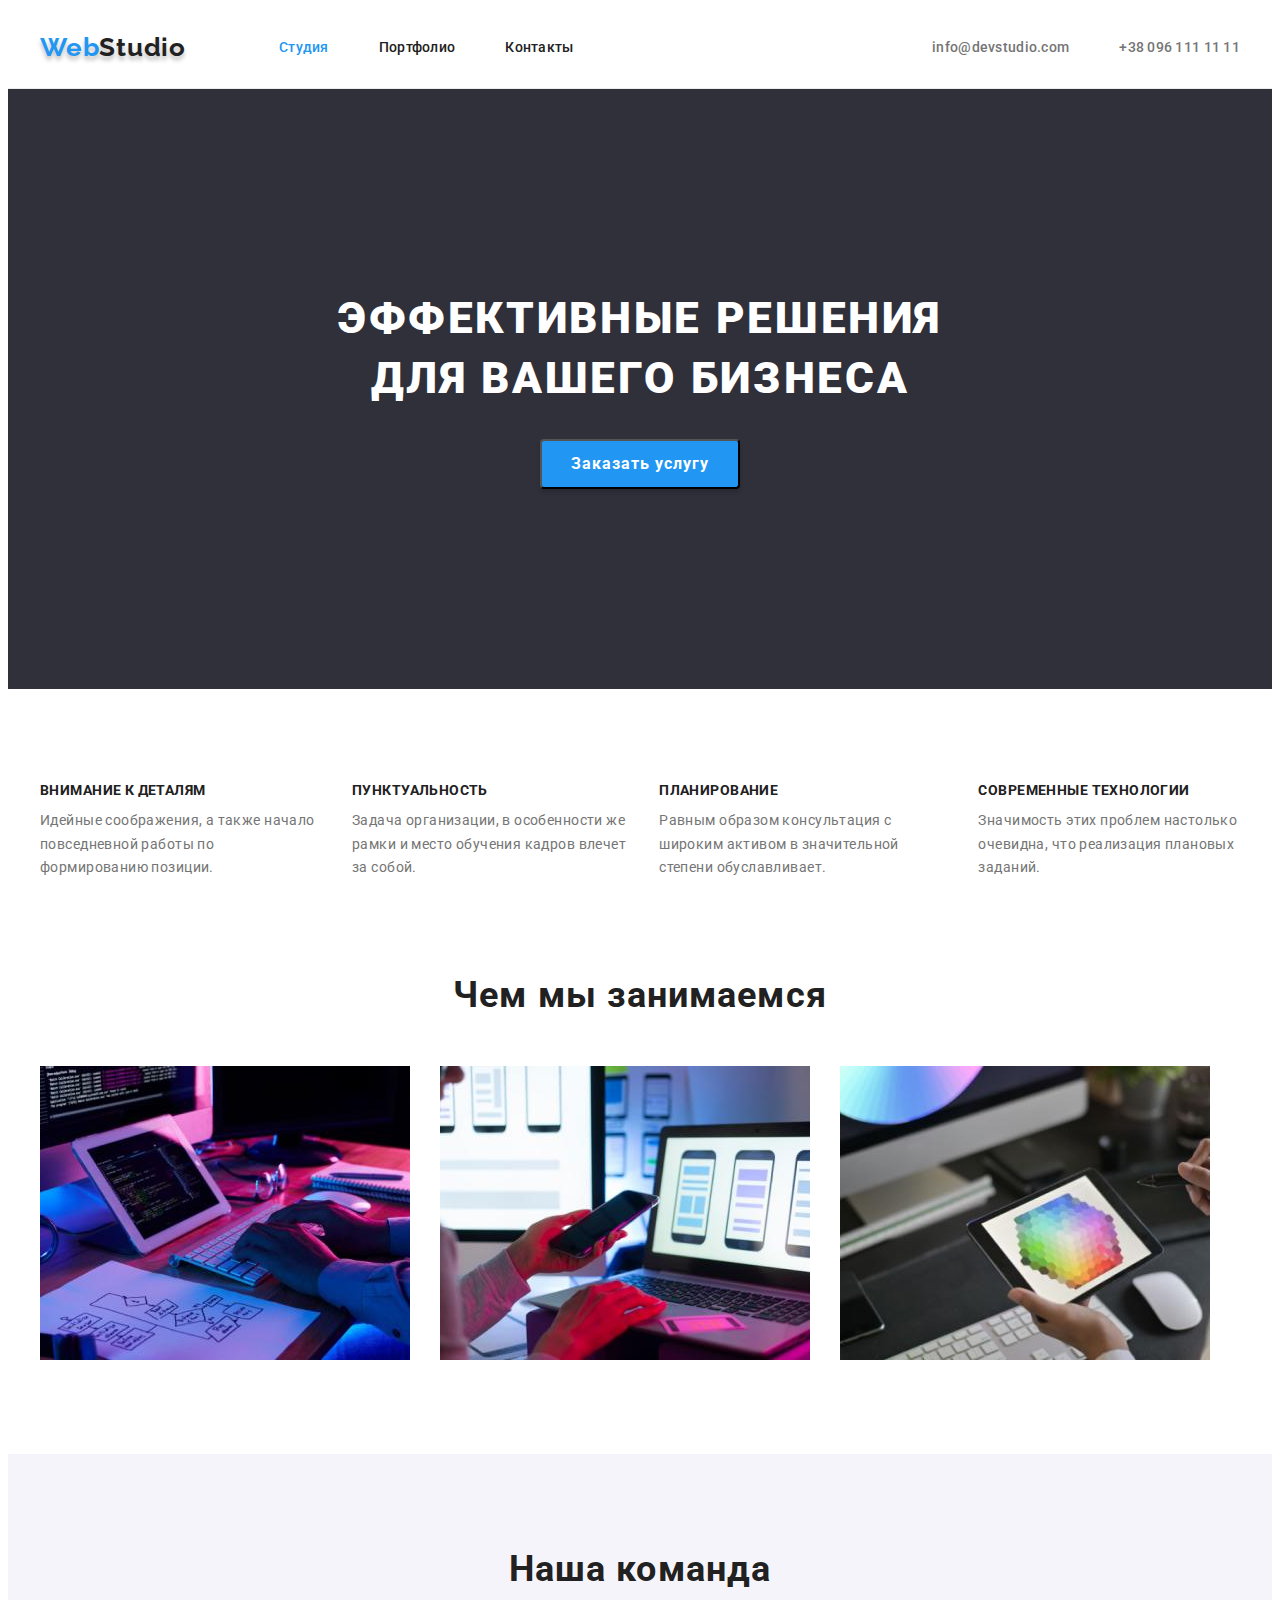
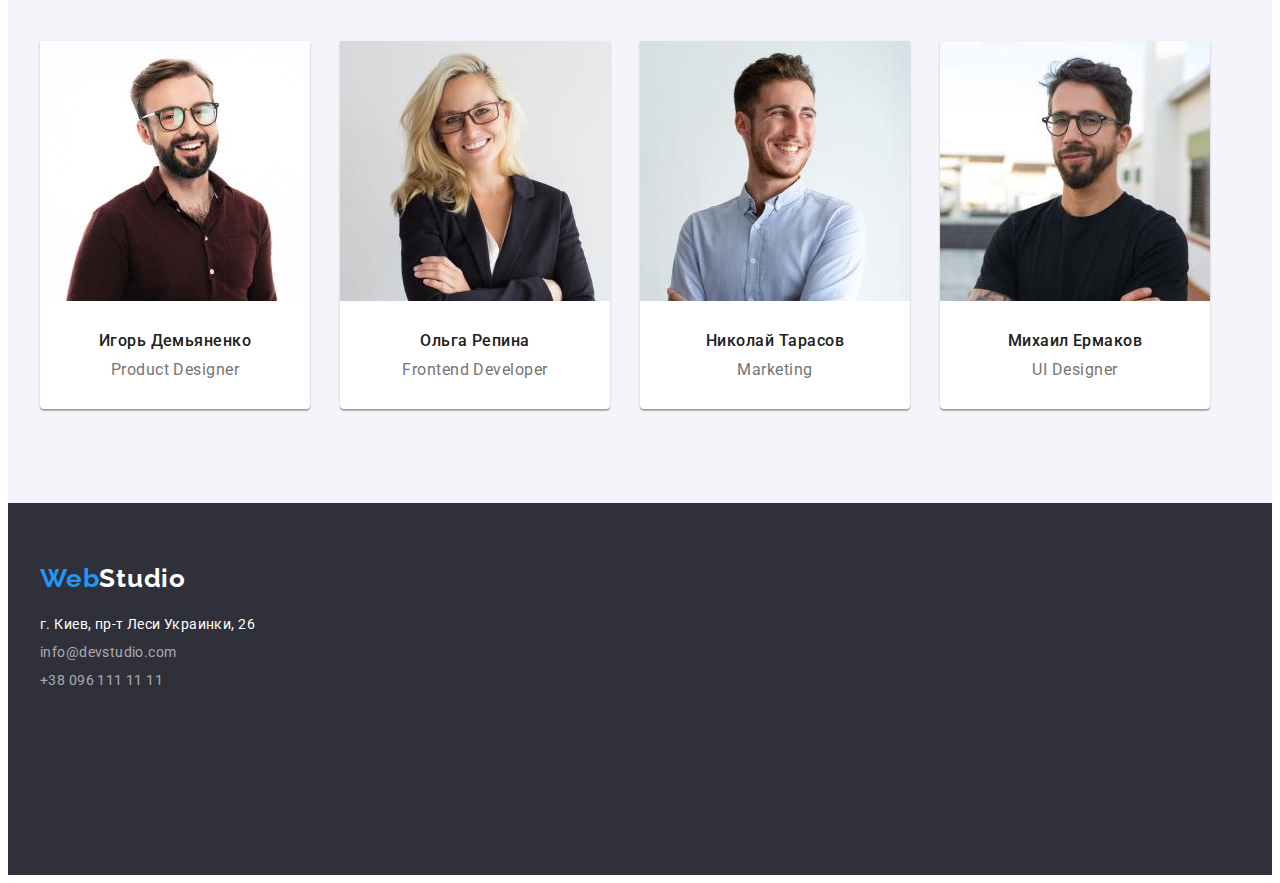
<file: index.html>
<!DOCTYPE html>
<html lang="ru">
<head>
    <meta charset="UTF-8">
    <meta http-equiv="X-UA-Compatible" content="IE=edge">
    <meta name="viewport" content="width=device-width, initial-scale=1.0">
    <title>Document</title>
    <link rel="stylesheet" href="https://cdnjs.cloudflare.com/ajax/libs/modern-normalize/1.1.0/modern-normalize.min.css"
        integrity="sha512-wpPYUAdjBVSE4KJnH1VR1HeZfpl1ub8YT/NKx4PuQ5NmX2tKuGu6U/JRp5y+Y8XG2tV+wKQpNHVUX03MfMFn9Q=="
        crossorigin="anonymous" referrerpolicy="no-referrer" /> 
        <link rel="preconnect" href="https://fonts.googleapis.com">
        <link rel="preconnect" href="https://fonts.gstatic.com" crossorigin>
        <link rel="preconnect" href="https://fonts.googleapis.com">
        <link rel="preconnect" href="https://fonts.gstatic.com" crossorigin>
        <link href="https://fonts.googleapis.com/css2?family=Raleway:wght@700&family=Roboto:wght@400;500;700;900&display=swap"
            rel="stylesheet">
    <link rel="stylesheet" href="./css/styles.css">
</head>
<body>
    <!-- Шапка сайта -->
    <header class="header">
        <div class="container header-container">
        <nav class="header-navigation">
            <a class="header-logo link" href=""><span class="header-logo-web" >Web</span>Studio</a>
    <ul class="header-list list">
        <li class="header-item">
            <a class="header-link link current" href="">Студия</a>
        </li>
        <li class="header-item">
            <a class="header-link link" href="./portfolio.html">Портфолио</a>  
        </li>
        <li class="header-item">
            <a class="header-link link" href="">Контакты</a>
        </li>
    </ul>
        </nav>
    <ul class="list header-contacts">
        <li class="header-item">
            <a class="link header-mail" href="mailto:info@devstudio.com">info@devstudio.com</a>
        </li>
            <li class="header-item">
            <a class="link header-tel" href="tel:+380961111111">+38 096 111 11 11</a> 
        </li>
        </ul>
    </div>
    </header>
    <!-- Герой -->
    <main>
        <section class="hero hero-container">
            <h1 class="hero-title hero">Эффективные решения для вашего бизнеса</h1>
            <button class="hero-btn pointer" type="button">Заказать услугу</button>
        </section>
        <!-- Достоинства -->
        <section class="hidden">
            <div class="container">
            <h2 hidden class="visually-hidden">нашы достоинства</h2>
            <ul class="list hidden-list">
                <li class="hidden-item">
                <h3 class="hidden-title">
                    Внимание к деталям
                </h3>
                <p class="hidden-paragraph">
                    Идейные соображения, а также начало повседневной работы по формированию позиции.
                </p>
            </li>
            <li class="hidden-item">
                <h3 class="hidden-title">
                    Пунктуальность
                </h3>
                <p class="hidden-paragraph">
                    Задача организации, в особенности же рамки и место обучения кадров влечет за собой.
                </p>
            </li>
            <li class="hidden-item">
                <h3 class="hidden-title">
                    Планирование
                </h3>
                <p class="hidden-paragraph">
                    Равным образом консультация с широким активом в значительной степени обуславливает.
                </p>
            </li>
            <li class="hidden-item">
                <h3 class="hidden-title">
                    Современные технологии
                </h3>
                <p class="hidden-paragraph">
                    Значимость этих проблем настолько очевидна, что реализация плановых заданий.
                </p>
            </li>
            </ul>
            </div>
        </section>
        <!-- Чем мы занимаемся -->
        <section class="gallery">
            <div class="container">
            <h2 class="gallery-title">
                Чем мы занимаемся
            </h2>
                <ul class="list gallery-list">
                    <li class="gallery-item">
                        <img
                            src="./imagies/img.work1.jpg" 
                            alt="написание кода" 
                            width="370" 
                            height="294"
                        />
                    </li>
                    <li class="gallery-item">
                        <img
                            src="./imagies/img.work2.jpg" 
                            alt="программа для телефона" 
                            width="370" 
                            height="294"
                        />
                    </li>
                    <li class="gallery-item">
                        <img
                            src="./imagies/img.work3.jpg" 
                            alt="программа для планшета" 
                            width="370" 
                            height="294"
                        />
                    </li>
                </ul>
                </div>
        </section>
        <!-- Команда -->
        <section class="masters">
                <div class="container">
            <h2 class="masters-title">Наша команда</h2>
<ul class="masters-list list">
    <li class="masters-item">
        <img src="./imagies/img.command1.jpg" alt="специалист Игорь" width="270" height="260"/>
        <div class="div-masters">
        <h3 class="masters-lead">Игорь Демьяненко</h3>
        <p class="masters-paragraph" lang="en">Product Designer</p>
    </div>
    </li>
    <li class="masters-item">
        <img src="./imagies/img.command2.jpg" alt="специалист Ольга" width="270" height="260"/>
        <div class="div-masters">
        <h3 class="masters-lead">Ольга Репина</h3>
        <p class="masters-paragraph" lang="en">Frontend Developer</p>
    </div>
    </li>
    <li class="masters-item">
        <img src="./imagies/img.command3.jpg" alt="специалист Николай" width="270" height="260"/>
        <div class="div-masters">
        <h3 class="masters-lead">Николай Тарасов</h3>
        <p class="masters-paragraph" lang="en">Marketing</p>
    </div>
    </li>
    <li class="masters-item">
        <img src="./imagies/img.command4.jpg" alt="специалист Михаил" width="270" height="260"/>
        <div class="div-masters">
        <h3 class="masters-lead">Михаил Ермаков</h3>
        <p class="masters-paragraph" lang="en">UI Designer</p>
    </div>
    </li>
</ul>
</div>
        </section>
    </main>
    <!-- Подвал сайта -->
    <footer class="footer">
        <div class="container">
            <a class="link footer-logo" href=""><span class="footer-logo-web" >Web</span>Studio
            </a>
            <address class="footer-address">
                <ul class="footer-list">
            <li class="footer-item list">
            <a class="link footer-link list" href="https://goo.gl/maps/PaXYqwewpBXSawwA7"
                target="_blank"
                rel="noopener noreferrer"
                >
                г. Киев, пр-т Леси Украинки, 26
            </a>  
        </li>
        <li class="footer-item list">
            <a class="link footer-mail" href="mailto:info@devstudio.com">info@devstudio.com
                
            </a>
        </li>
        <li class="footer-item list">
            <a class="link footer-tel list" href="tel:+380961111111">+38 096 111 11 11
            </a> 
        </li>
        </ul>
    </address>
    </div>
    </footer>
</body>
</html>
</file>
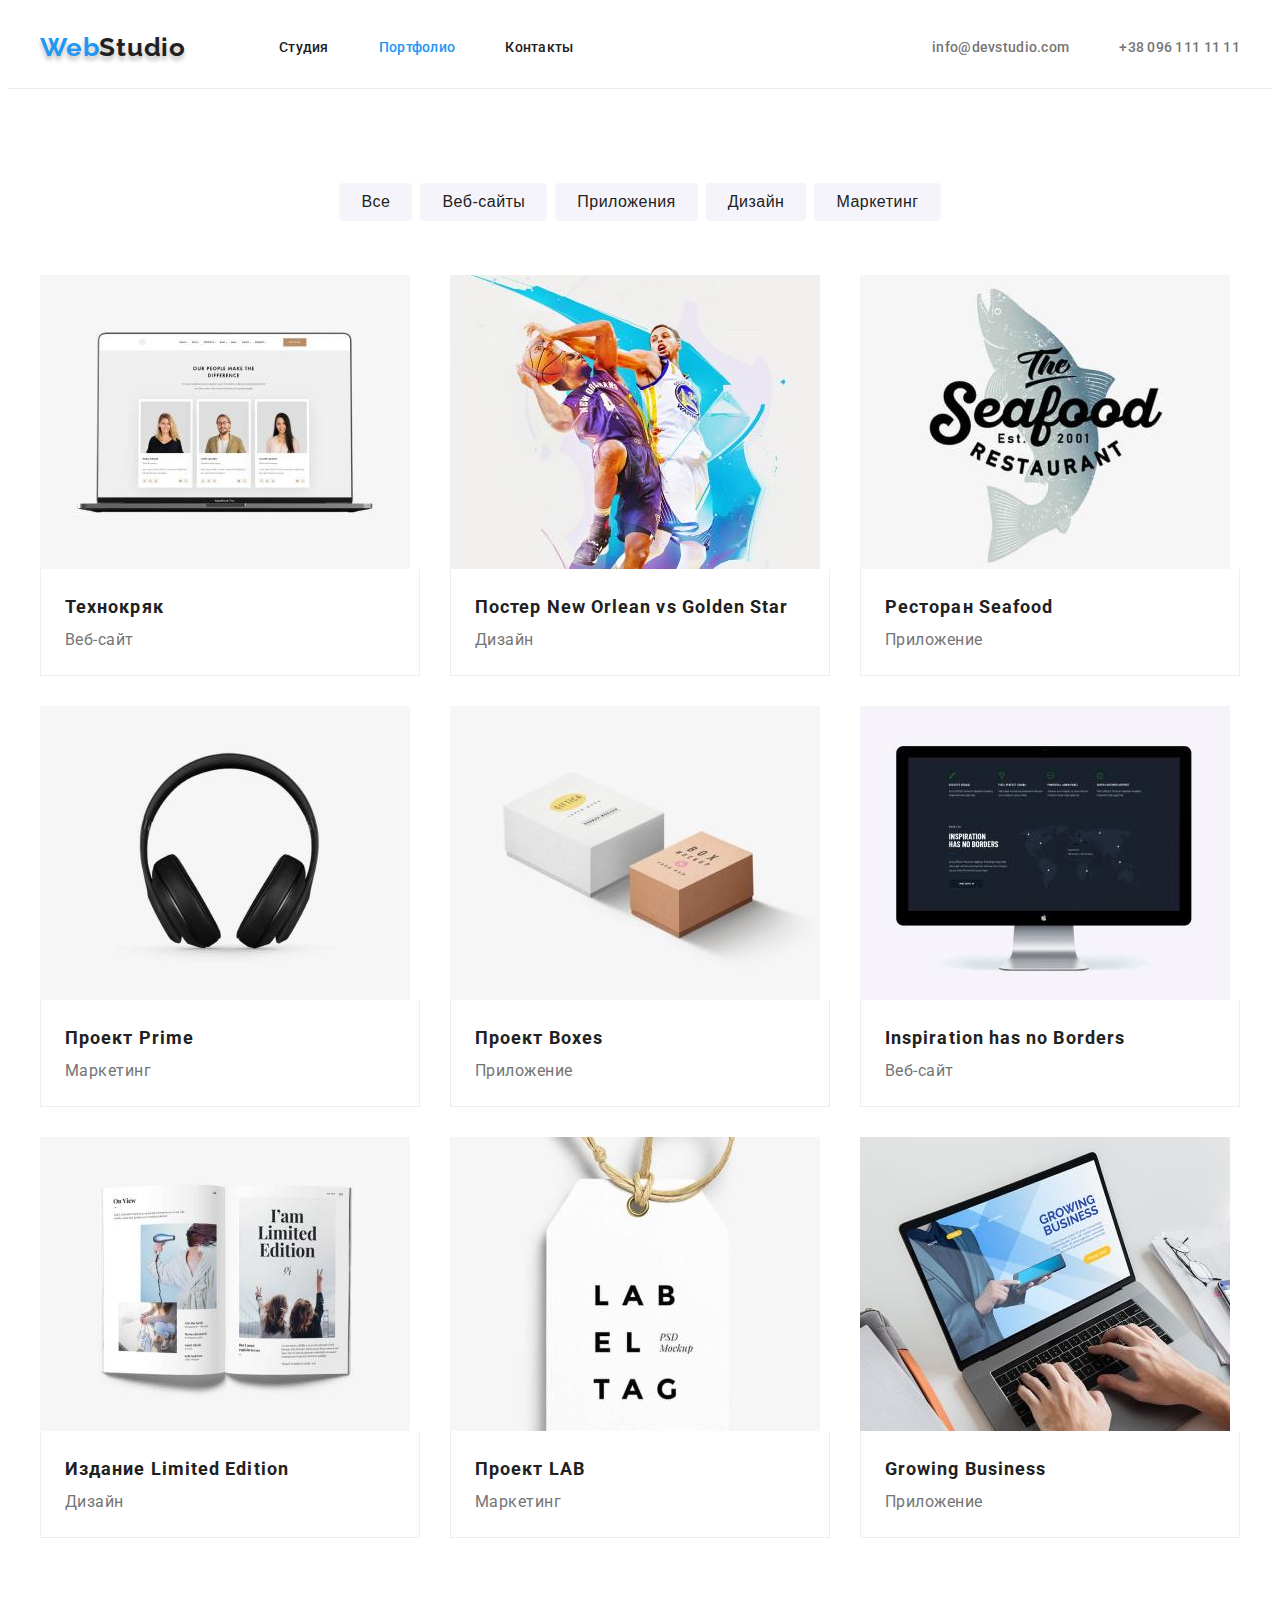
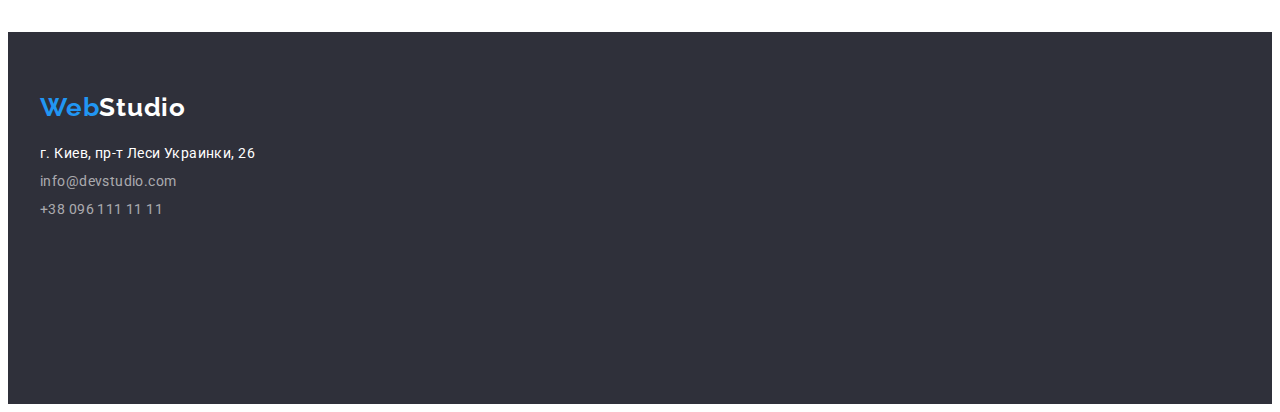
<file: portfolio.html>
<!DOCTYPE html>
<html lang="ru">

<head>
    <meta charset="UTF-8">
    <meta http-equiv="X-UA-Compatible" content="IE=edge">
    <meta name="viewport" content="width=device-width, initial-scale=1.0">
    <title>Document</title>
    <link rel="stylesheet" href="https://cdnjs.cloudflare.com/ajax/libs/modern-normalize/1.1.0/modern-normalize.min.css"
        integrity="sha512-wpPYUAdjBVSE4KJnH1VR1HeZfpl1ub8YT/NKx4PuQ5NmX2tKuGu6U/JRp5y+Y8XG2tV+wKQpNHVUX03MfMFn9Q=="
        crossorigin="anonymous" referrerpolicy="no-referrer" />
    <link rel="preconnect" href="https://fonts.googleapis.com">
    <link rel="preconnect" href="https://fonts.gstatic.com" crossorigin>
    <link rel="preconnect" href="https://fonts.googleapis.com">
    <link rel="preconnect" href="https://fonts.gstatic.com" crossorigin>
    <link href="https://fonts.googleapis.com/css2?family=Raleway:wght@700&family=Roboto:wght@400;500;700;900&display=swap"
        rel="stylesheet">
    <link rel="stylesheet" href="./css/styles.css">
</head>

<body>
    <!-- Шапка сайта -->
    <header class="header">
        <div class="container header-container">
        <nav class="header-navigation">
            <a class="header-logo link" href="./index.html"><span class="header-logo-web">Web</span>Studio</a>
            <ul class="header-list list">
                <li class="header-item">
                    <a class="header-link link" href="./index.html">Студия</a>
                </li>
                <li class="header-item">
                    <a class="header-link link current" href="./portfolio.html">Портфолио</a>
                </li>
                <li class="header-item">
                    <a class="header-link link" href="">Контакты</a>
                </li>
            </ul>
        </nav>
        <ul class="list header-contacts">
            <li class="header-item">
                <a class="link header-mail" href="mailto:info@devstudio.com">info@devstudio.com</a>
            </li>
            <li class="header-item">
                <a class="link header-tel" href="tel:+380961111111">+38 096 111 11 11</a>
            </li>
        </ul>
        </div>
    </header>


    <!-- Навигация -->
    <main>
        <section class="portfolio-nav">
        <div class="container">
        <h2 hidden class="visually-hidden">navigation</h2>
        <ul class="portfolio-list">
            <li class="portfolio-item list"><button class="pointer portfolio-btn">Все</button></li>
            <li class="portfolio-item list"><button class="pointer portfolio-btn">Веб-сайты</button></li>
            <li class="portfolio-item list"><button class="pointer portfolio-btn">Приложения</button></li>
            <li class="portfolio-item list"><button class="pointer portfolio-btn">Дизайн</button></li>
            <li class="portfolio-item list"><button class="pointer portfolio-btn">Маркетинг</button></li>
        </ul>
        <!-- Галерея -->
        <h2 hidden class="visually-hidden">gallery</h2>
        <ul class="portfolio-glr-list">
            <li class="list portfolio-glr-item"><img src="./imagies/portfolio-image/img 1.jpg" alt="картинка мак бук">
            <div class="div-portfolio">
                <h3 class="portfolio-title">Технокряк</h3>
            <p class="portfolio-paragraph">Веб-сайт</p>
            </div>
            </li>
            <li class="list portfolio-glr-item"><img src="./imagies/portfolio-image/img 2.jpg" alt="баскетбол">
                <div class="div-portfolio">
                <h3 class="portfolio-title">Постер <span lang="en">New Orlean vs Golden Star</span></h3>
                <p class="portfolio-paragraph">Дизайн</p>
            </div>
            </li>
            <li class="list portfolio-glr-item"><img src="./imagies/portfolio-image/img 3.jpg" alt="лого ресторана">
                <div class="div-portfolio">
                <h3 class="portfolio-title">Ресторан <span lang="en">Seafood</span></h3>
                <p class="portfolio-paragraph">Приложение</p>
            </div>
            </li>
            <li class="list portfolio-glr-item"><img src="./imagies/portfolio-image/img 4.jpg" alt="наушники">
                <div class="div-portfolio">
                <h3 class="portfolio-title">Проект <span lang="en">Prime</span></h3>
                <p class="portfolio-paragraph">Маркетинг</p>
            </div>
            </li>
            <li class="list portfolio-glr-item"><img src="./imagies/portfolio-image/img 5.jpg" alt="коробки">
                <div class="div-portfolio">
                <h3 class="portfolio-title">Проект <span lang="en">Boxes</span></h3>
                <p class="portfolio-paragraph">Приложение</p>
            </div>
            </li>
            <li class="list portfolio-glr-item"><img src="./imagies/portfolio-image/img 6.jpg" alt="экран эпл">
                <div class="div-portfolio">
                <h3 class="portfolio-title" lang="en">Inspiration has no Borders</h3>
                <p class="portfolio-paragraph">Веб-сайт</p>
            </div>
            </li>
            <li class="list portfolio-glr-item"><img src="./imagies/portfolio-image/img 7.jpg" alt="книга">
                <div class="div-portfolio">
                <h3 class="portfolio-title">Издание <span lang="en">Limited Edition</span></h3>
                <p class="portfolio-paragraph">Дизайн</p>
            </div>
            </li>
            <li class="list portfolio-glr-item"><img src="./imagies/portfolio-image/img 8.jpg" alt="бирка">
                <div class="div-portfolio">
                <h3 class="portfolio-title">Проект <span lang="en">LAB</span></h3>
                <p class="portfolio-paragraph">Маркетинг</p>
            </div>
            </li>
            <li class="list portfolio-glr-item"><img src="./imagies/portfolio-image/img 9.jpg" alt="ноутбук">
                <div class="div-portfolio">
                <h3 class="portfolio-title" lang="en">Growing Business</h3>
                <p class="portfolio-paragraph">Приложение</p>
                </div>
            </li>
        </ul>
        </div>
        </section>
    </main>
    <!-- Подвал сайта -->
    <footer class="footer">
        <div class="container">
            <div class="footer-logo">
        <a class="link footer-logo" href=""><span class="footer-logo-web">Web</span>Studio
        </a>
        </div>
        <address class="footer-address">
            <ul class="footer-list">
                <li class="footer-item list">
                    <a class="link footer-link list" href="https://goo.gl/maps/PaXYqwewpBXSawwA7" target="_blank"
                        rel="noopener noreferrer">
                        г. Киев, пр-т Леси Украинки, 26
                    </a>
                </li>
                <li class="footer-item list">
                    <a class="link footer-mail" href="mailto:info@devstudio.com">info@devstudio.com

                    </a>
                </li>
                <li class="footer-item list">
                    <a class="link footer-tel list" href="tel:+380961111111">+38 096 111 11 11
                    </a>
                </li>
            </ul>
        </address>
        </div>
    </footer>
    </body>
    </html>
</file>
<file: css/styles.css>
:root {
  --main-title-color: #212121;
  --btn-text-color: #2196f3;
  --main-text-color: #757575;
  --main-background-color: #2f303a;
  --second-text-color: #ffffff;
  --color-btn: #ffffff;
}

body {
  font-family: 'Roboto', sans-serif;
}

p,
h1,
h2,
h3,
h4,
h5,
h6 {
  margin: 0;
}

ul {
  margin: 0;
  padding: 0;
}

button {
  cursor: pointer;
}

img {
  display: block;
  max-width: 100%;
  height: auto;
}

.container {
  width: 1200px;
  padding-left: 15px;
  padding-right: 15px;
  margin: 0 auto;
}

.list {
  list-style: none;
}

.link {
  text-decoration: none;
}

/* Шапка сайта */

.header {
  border-bottom: 1px solid #ececec;
}

.header-logo-web {
  font-family: 'Raleway', sans-serif;
  font-weight: 700;
  font-size: 26px;
  line-height: 1.19;
  letter-spacing: 0.03em;
  color: var(--btn-text-color);
  text-shadow: 0px 4px 4px rgba(0, 0, 0, 0.25);
}

.header-logo {
  font-family: 'Raleway', sans-serif;
  font-weight: 700;
  font-size: 26px;
  line-height: 1.19;
  letter-spacing: 0.03em;
  color: var(--main-title-color);
  text-shadow: 0px 4px 4px rgba(0, 0, 0, 0.25);
  padding-top: 24px;
  padding-bottom: 25px;
  display: block;
}

.header-link {
  font-family: inherit;
  font-weight: 500;
  font-size: 14px;
  line-height: 1.14;
  letter-spacing: 0.02em;
  color: var(--main-title-color);
  padding-top: 32px;
  padding-bottom: 32px;
  display: block;
}

.header-link:hover,
.header-link:focus {
  color: var(--btn-text-color);
}

.current {
  color: var(--btn-text-color);
}

.header-mail:hover,
.header-mail:focus {
  color: var(--btn-text-color);
}

.header-tel:hover,
.header-tel:focus {
  color: var(--btn-text-color);
}

.header-list {
  display: flex;
}

.header-navigation {
  display: flex;
  align-items: center;
}

.header-container {
  display: flex;
}

.header-contacts {
  display: flex;
  margin-left: auto;
}

.header-logo {
  margin-right: 93px;
}

.header-item:not(:last-child) {
  margin-right: 50px;
}

.header-mail {
  font-family: inherit;
  font-weight: 500;
  font-size: 14px;
  line-height: 1.14;
  letter-spacing: 0.02em;
  color: var(--main-text-color);
  padding-top: 32px;
  padding-bottom: 32px;
  display: block;
}

.header-tel {
  font-family: inherit;
  font-weight: 500;
  font-size: 14px;
  line-height: 1.14;
  letter-spacing: 0.02em;
  color: var(--main-text-color);
  padding-top: 32px;
  padding-bottom: 32px;
  display: block;
}

/* Герой */

.hero-container {
  max-width: 1600px;
  padding-top: 200px;
  padding-bottom: 200px;
}

.hero {
  background-color: var(--main-background-color);
}

.hero-title {
  width: 696px;
  margin-bottom: 30px;
  margin-left: auto;
  margin-right: auto;
  font-weight: 900;
  font-size: 44px;
  line-height: 1.36;
  letter-spacing: 0.06em;
  text-transform: uppercase;
  color: var(--second-text-color);
  text-align: center;
}

.pointer {
  cursor: pointer;
}

.hero-btn {
  font-family: inherit;
  font-weight: 700;
  font-size: 16px;
  line-height: 1.87;
  display: flex;
  align-items: center;
  text-align: center;
  letter-spacing: 0.06em;
  color: var(--color-btn);
  background-color: var(--btn-text-color);
  box-shadow: 0px 4px 4px rgba(0, 0, 0, 0.15);
  border-radius: 4px;
  min-width: 200px;
  min-height: 50px;
}

.hero-btn {
  display: block;
  margin: 0 auto;
}
/* достоинства */

.hidden {
  padding-top: 94px;
}

.hidden-list {
  display: flex;
}

.hidden-item:not(:last-child) {
  margin-right: 30px;
}

.visually-hidden {
  position: absolute;
  white-space: nowrap;
  width: 1px;
  height: 1px;
  overflow: hidden;
  border: 0;
  padding: 0;
  clip: rect(0 0 0 0);
  clip-path: inset(50%);
  margin: -1px;
}

.hidden-title {
  font-weight: 700;
  font-size: 14px;
  line-height: 1.14;
  letter-spacing: 0.03em;
  text-transform: uppercase;
  color: var(--main-title-color);
  margin-bottom: 10px;
}

.hidden-paragraph {
  font-weight: 400;
  font-size: 14px;
  line-height: 1.71;
  letter-spacing: 0.03em;
  color: var(--main-text-color);
}

/* Чем мы занимаемся */

.gallery {
  padding-bottom: 94px;
  padding-top: 94px;
}

.gallery-title {
  margin-bottom: 50px;
}

.gallery-list {
  display: flex;
}

.gallery-item:not(:last-child) {
  margin-right: 30px;
}

.gallery-title {
  font-weight: 700;
  font-size: 36px;
  line-height: 1.17;
  text-align: center;
  letter-spacing: 0.03em;
  color: var(--main-title-color);
}

/* Команда */

.masters {
  background-color: #f5f4fa;
  padding-top: 94px;
  padding-bottom: 94px;
}

.masters-list {
  display: flex;
}

.masters-item:not(:last-child) {
  margin-right: 30px;
}

.masters-lead {
  margin-bottom: 10px;
}

.masters-item {
  background: #ffffff;
  box-shadow: 0px 1px 3px rgba(0, 0, 0, 0.12), 0px 1px 1px rgba(0, 0, 0, 0.14),
    0px 2px 1px rgba(0, 0, 0, 0.2);
  border-radius: 0px 0px 4px 4px;
}

.masters-title {
  font-weight: 700;
  font-size: 36px;
  line-height: 1.17;
  text-align: center;
  letter-spacing: 0.03em;
  color: var(--main-title-color);
  margin-bottom: 50px;
}

.masters-lead {
  font-weight: 500;
  font-size: 16px;
  line-height: 1.19;
  text-align: center;
  letter-spacing: 0.03em;
  color: var(--main-title-color);
}

.masters-paragraph {
  font-weight: 400;
  font-size: 16px;
  line-height: 1.19;
  text-align: center;
  letter-spacing: 0.03em;
  color: var(--main-text-color);
}

.div-masters {
  padding-bottom: 30px;
  padding-top: 30px;
}

/* Footer */

.footer {
  background-color: #2f303a;
  max-width: 1600px;
  height: 252px;
  margin-right: 0;
  margin-left: 0;
  padding-top: 60px;
  padding-bottom: 60px;
}

.footer-item:not(:last-child) {
  margin-bottom: 9px;
}

.footer-logo-web {
  font-family: 'Raleway', sans-serif;
  font-weight: 700;
  font-size: 26px;
  line-height: 1.19;
  letter-spacing: 0.03em;
  color: var(--btn-text-color);
}

.footer-logo {
  font-family: 'Raleway', sans-serif;
  font-weight: 700;
  font-size: 26px;
  line-height: 1.19;
  letter-spacing: 0.03em;
  color: #ffffff;
  margin-bottom: 20px;
  display: block;
}

.footer-link {
  font-style: normal;
  font-family: inherit;
  font-weight: 400;
  font-size: 14px;
  line-height: 1.17;
  letter-spacing: 0.03em;
  color: var(--second-text-color);
}

.footer-mail {
  font-style: normal;
  font-weight: 400;
  font-size: 14px;
  line-height: 1.17;
  letter-spacing: 0.03em;
  color: rgba(255, 255, 255, 0.6);
}

.footer-tel {
  font-style: normal;
  font-weight: 400;
  font-size: 14px;
  line-height: 1.17;
  letter-spacing: 0.03em;
  color: rgba(255, 255, 255, 0.6);
}

/*                 Портфолио                 */

/* Навигация */
.portfolio-list {
  display: flex;
  justify-content: center;
  margin-bottom: 54px;
}

.portfolio-nav {
  padding-top: 94px;
  padding-bottom: 94px;
}

.portfolio-item:not(:last-child) {
  margin-right: 8px;
}

.portfolio-btn {
  font-weight: 500;
  font-size: 16px;
  line-height: 1.62;
  text-align: center;
  letter-spacing: 0.03em;
  color: var(--main-title-color);
  background: #f5f4fa;
  border-radius: 4px;
  border-style: none;
  padding-top: 6px;
  padding-right: 22px;
  padding-bottom: 6px;
  padding-left: 22px;
}

.portfolio-btn:focus,
.portfolio-btn:hover {
  color: var(--second-text-color);
  background-color: var(--btn-text-color);
  box-shadow: 0px 3px 1px rgba(0, 0, 0, 0.1), 0px 1px 2px rgba(0, 0, 0, 0.08),
    0px 2px 2px rgba(0, 0, 0, 0.12);
  border-radius: 4px;
}

/* Gallery */

.portfolio-glr-list {
  display: flex;
  flex-wrap: wrap;
  margin-left: -30px;
  margin-top: -30px;
}

.portfolio-glr-item {
  flex-basis: calc(100% / 3 - 30px);
  margin-left: 30px;
  margin-top: 30px;
  background: var(--second-text-color);
}

.div-portfolio {
  padding-top: 20px;
  padding-bottom: 20px;
  padding-left: 24px;
  padding-right: 24px;
  border-right: 1px solid #eeeeee;
  border-bottom: 1px solid #eeeeee;
  border-left: 1px solid #eeeeee;
}

.portfolio-title {
  font-weight: 700;
  font-size: 18px;
  line-height: 2;
  letter-spacing: 0.06em;
  color: var(--main-title-color);
}

.portfolio-paragraph {
  font-weight: 400;
  font-size: 16px;
  line-height: 1.87;
  letter-spacing: 0.03em;
  color: var(--main-text-color);
}
</file>
